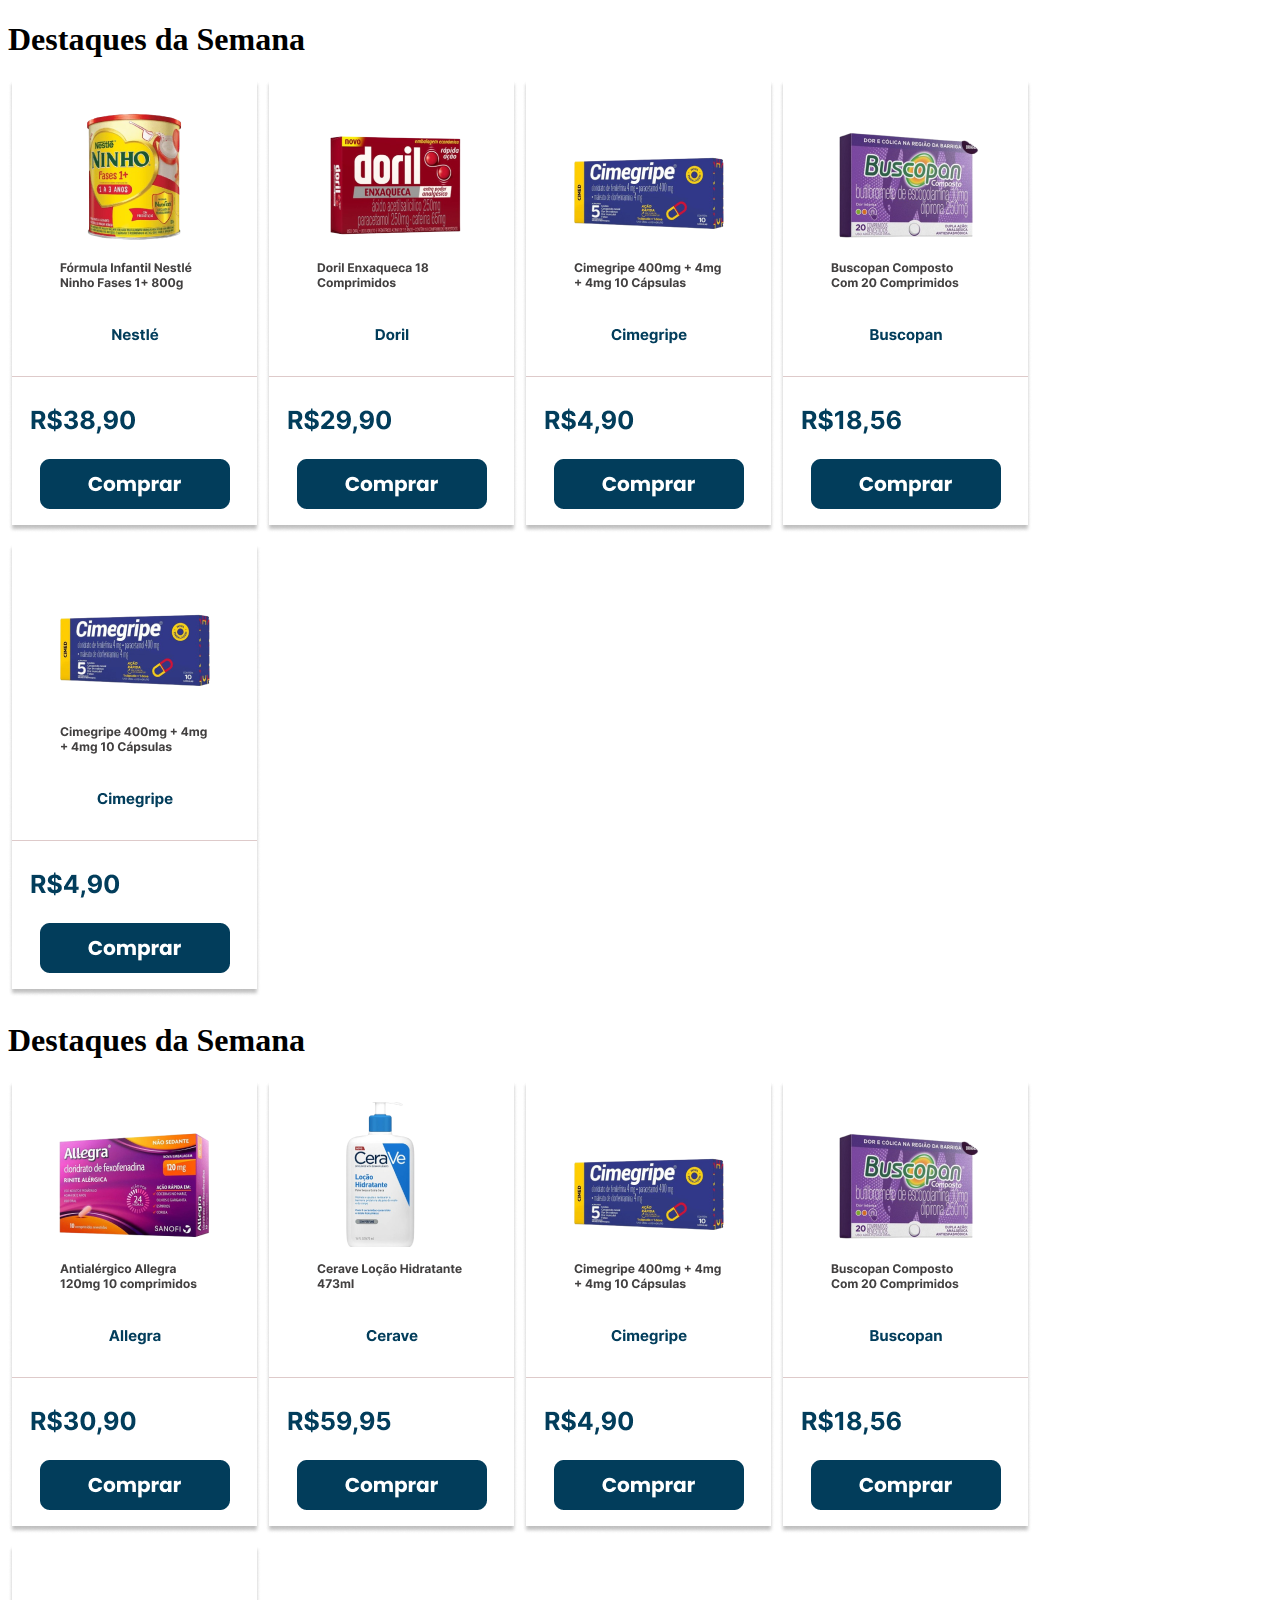
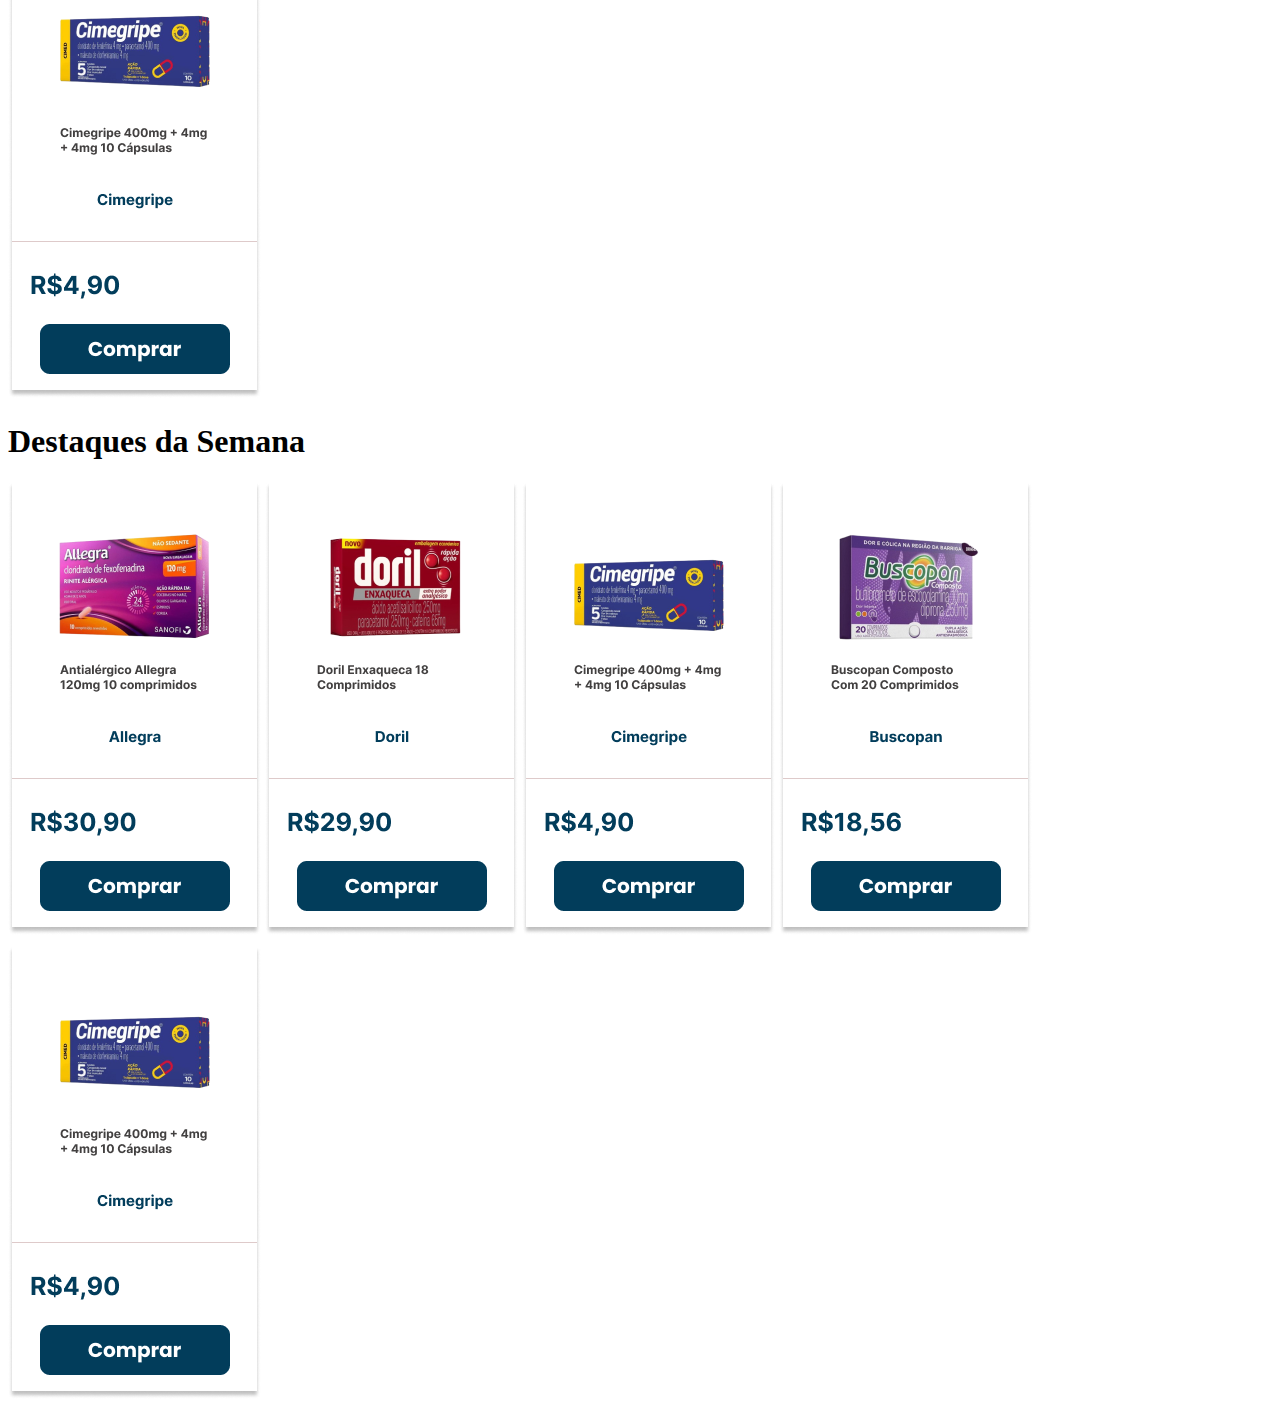
<file: Remedios/index.html>
<!DOCTYPE html>
<html lang="en">
<head>
    <meta charset="UTF-8">
    <meta name="viewport" content="width=device-width, initial-scale=1.0">
    <title>Remédios</title>
</head>
<body>
    
    <h1>Destaques da Semana</h1>
    <img src="img/Group 121.png" alt="Imagem 1">
    <img src="img/Group 122.png" alt="Imagem 2">
    <img src="img/Group 123.png" alt="Imagem 3">
    <img src="img/Group 124.png" alt="Imagem 4">
    <img src="img/Group 125.png" alt="Imagem 5">
    <h1>Destaques da Semana</h1>
    <img src="img/Group 126.png" alt="Imagem 6">
    <img src="img/Group 127.png" alt="Imagem 7">
    <img src="img/Group 128.png" alt="Imagem 8">
    <img src="img/Group 129.png" alt="Imagem 9">
    <img src="img/Group 130.png" alt="Imagem 10">
    <h1>Destaques da Semana</h1>
    <img src="img/Group 131.png" alt="Imagem 11">
    <img src="img/Group 132.png" alt="Imagem 12">
    <img src="img/Group 133.png" alt="Imagem 13">
    <img src="img/Group 134.png" alt="Imagem 14">
    <img src="img/Group 135.png" alt="Imagem 15">
</body>
</html>
</file>
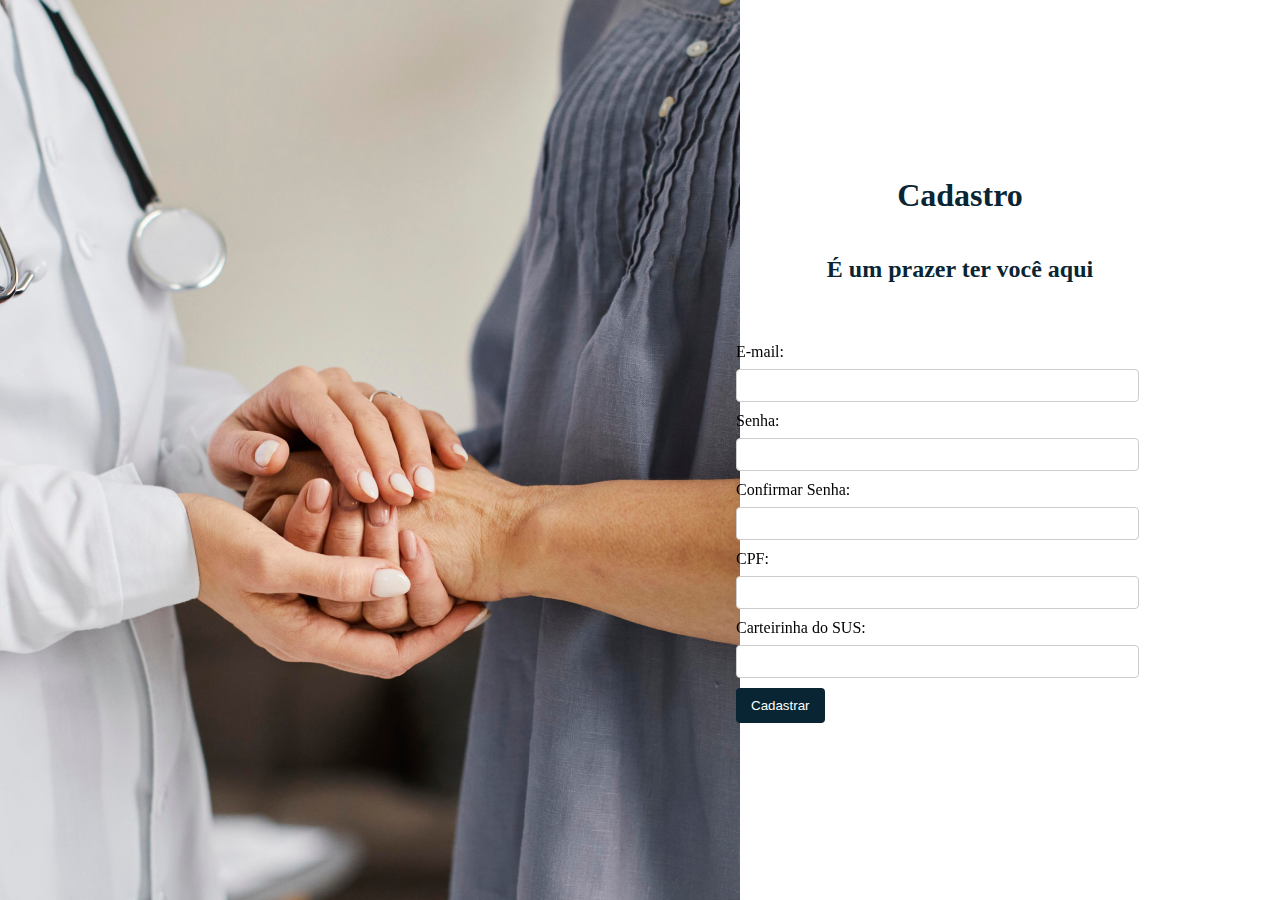
<file: Cadastro/Cadastro 1.html>
<!DOCTYPE html>
<html lang="en">
<head>
    <meta charset="UTF-8">
    <meta name="viewport" content="width=device-width, initial-scale=1.0">
    <style>
        body {
            margin: 0;
            padding: 0;
            display: flex;
            height: 100vh;
        }

        .fixed-page {
            width: 50vw;
            height: 100vh;
            position: fixed;
            top: 0;
            left: 0;
            background-color: #f0f0f0;
        }

        .content {
            width: 50vw;
            height: 100vh;
            margin-left: 50vw;
            background-color: #ffffff;
            display: flex;
            flex-direction: column;
            align-items: center;
            justify-content: center;
        }

        h1, h2 span {
            margin-top: 20px;
            color: #092533
        }

        form {
            width: 70%;
            padding: 20px;
            margin-top: 20px;
            position: relative;
        }

        label {
            display: block;
            margin-bottom: 8px;
        }

        input {
            width: 90%;
            padding: 8px;
            margin-bottom: 10px;
            box-sizing: border-box;
            border: 1px solid #ccc;
            border-radius: 4px;
        }

        button {
            background-color:#092533 ;
            color: #fff;
            padding: 10px 15px;
            border: none;
            border-radius: 4px;
            cursor: pointer;
        }
    </style>
</head>
<body>
    <div class="fixed-page">
        <!-- Conteúdo da página fixa aqui -->
        <img src="./img/Rectangle 174 (1).png" alt="">
    </div>
    <div class="content">
        <!-- Restante do conteúdo da página aqui -->
        <h1>Cadastro</h1>
        <h2><span>É um prazer ter você aqui</span></h2>
        <form action="#" method="post">
            <label for="email">E-mail:</label>
            <input type="email" id="email" name="email" required>

            <label for="senha">Senha:</label>
            <input type="password" id="senha" name="senha" required>

            <label for="confirmarSenha">Confirmar Senha:</label>
            <input type="password" id="confirmarSenha" name="confirmarSenha" required>

            <label for="cpf">CPF:</label>
            <input type="text" id="cpf" name="cpf" required>

            <label for="carteirinhaSus">Carteirinha do SUS:</label>
            <input type="text" id="carteirinhaSus" name="carteirinhaSus" required>

            <button type="submit">Cadastrar</button>
        </form>
    </div>
</body>
</html>
</file>
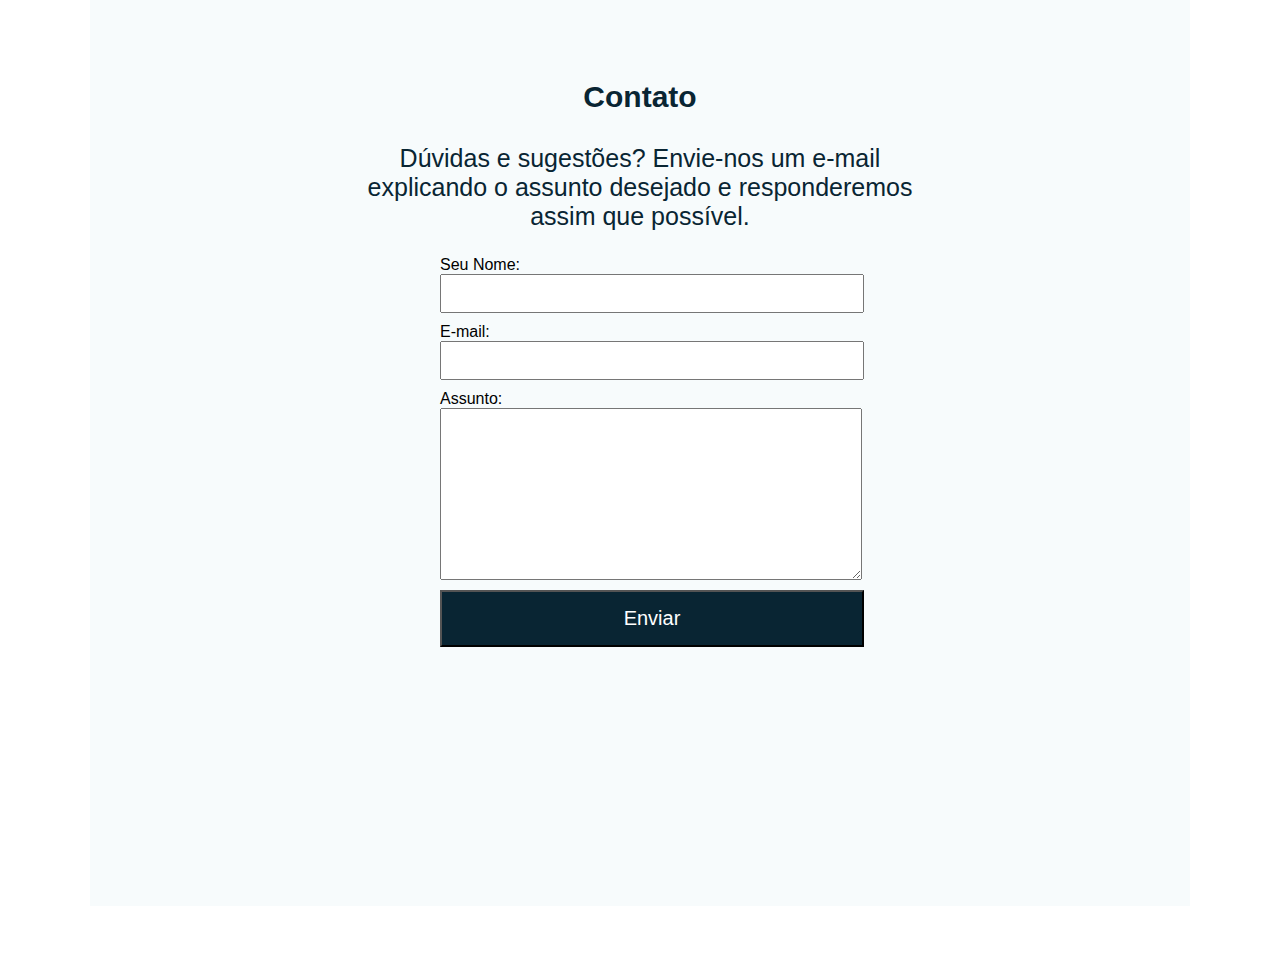
<file: Contato/Contato.html>
<!DOCTYPE html>
<html lang="en">
<head>
    <meta charset="UTF-8">
    <meta name="viewport" content="width=device-width, initial-scale=1.0">
    <title>Contato</title>
    <style>
        body {
            font-family: 'Poppins', sans-serif;
            margin: 0px;
            padding: 0;
            height: 100vh;
            box-sizing: border-box;
            min-height: 40px;
            background: url("img/Rectangle\ 421.png") no-repeat center center fixed; /* Substitua 'caminho/da/sua/imagem.jpg' pelo caminho real da sua imagem */
            
        }

        h1 {
            color: #092533;
            text-align: center;
            font-size: 30px;
            margin-top: 80px;
            height: 1px;
        }
        

        p {
            color: #092533;
            text-align: center;
            font-size: 25px;
        }

        form {
            max-width: 400px;
            width: 100%;
            margin: 0 auto;
            display: flex;
            flex-direction: column;
        }

        input, textarea {
            width: 100%;
            padding: 10px;
            margin-bottom: 10px;
        }

        input[type="submit"] {
            background-color: #092533;
            color: #fff;
            cursor: pointer;
            padding: 15px;
            font-size: 20px;
            width: 106%;
        }

    </style>
</head>
<body>

    <h1>Contato</h1>
    <br>
    <p>
        Dúvidas e sugestões? Envie-nos um e-mail 
        <br>
        explicando o assunto desejado e responderemos 
        <br>
        assim que possível.
    </p>
    
    <form action="#" method="post">
        <label for="nome"> Seu Nome:</label>
        <input type="text" id="nome" name="nome" required>

        <label for="email">E-mail:</label>
        <input type="email" id="email" name="email" required>

        <label for="assunto">Assunto:</label>
        <textarea id="assunto" name="assunto" rows="10" required></textarea>

        <input type="submit" value="Enviar">
    </form>

</body>
</html>
</file>
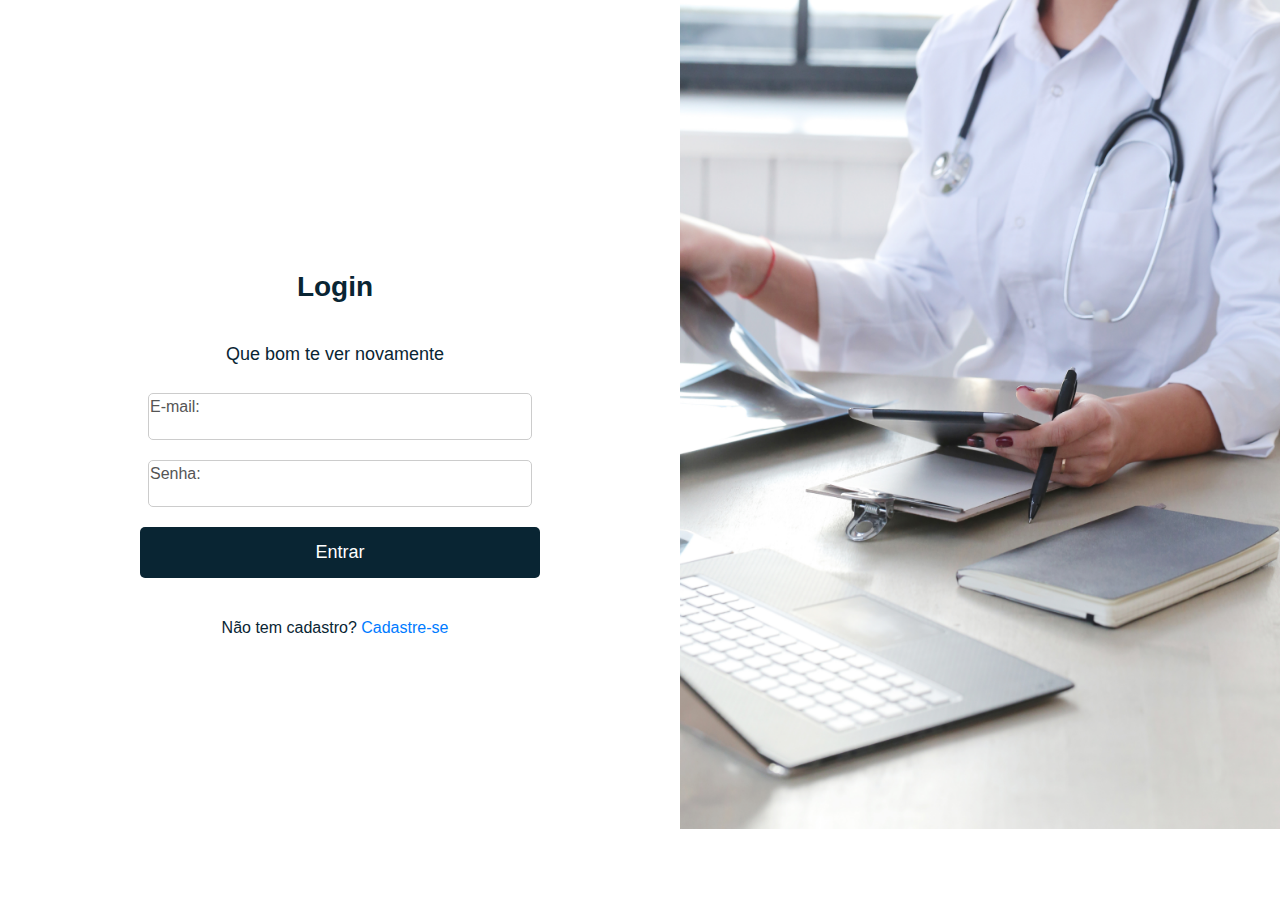
<file: Login/Login.html>
<!DOCTYPE html>
<html lang="en">
<head>
    <meta charset="UTF-8">
    <meta name="viewport" content="width=device-width, initial-scale=1.0">
    <title>Login</title>
    <link rel="stylesheet" type="text/css" href="css/styles.css">
</head>
<body>

    <div id="login-section">
        <h2 style="font-size: 28px;">Login</h2>

        <p style="font-size: 18px;"> Que bom te ver novamente</p>
        
        <form action="/login" method="post">
            <div class="input-container">
                <label for="email">E-mail:</label>
                <input type="text" id="email" name="email" required>
            </div>

            <div class="input-container">
                <label for="senha">Senha:</label>
                <input type="password" id="senha" name="senha" required>
            </div>

            <button type="submit">Entrar</button>

            <div id="register-link">
                <p>Não tem cadastro? <a href="/cadastro">Cadastre-se</a></p>
            </div>
        </form>
    </div>

    <div id="image-section">
        <img src="img/Rectangle 174.png" alt="Imagem de exemplo">
    </div>

</body>
</html>
</file>
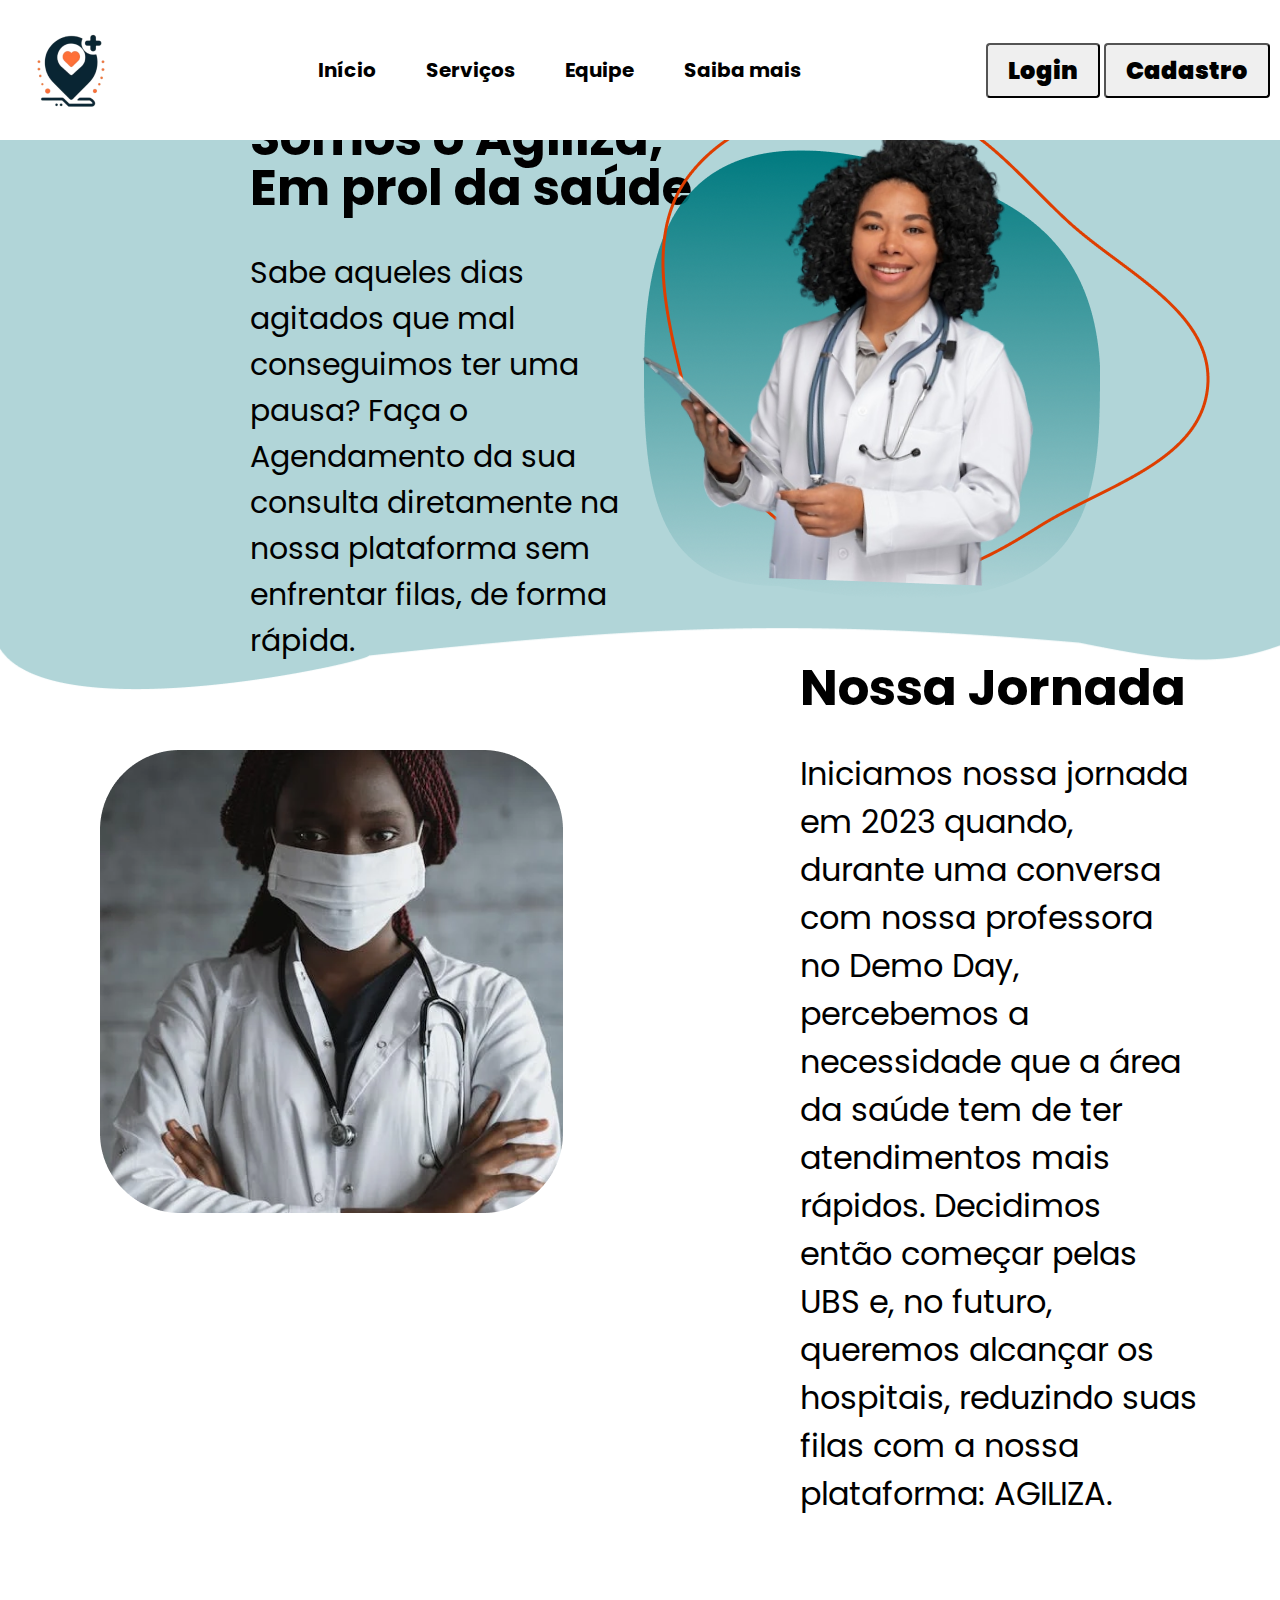
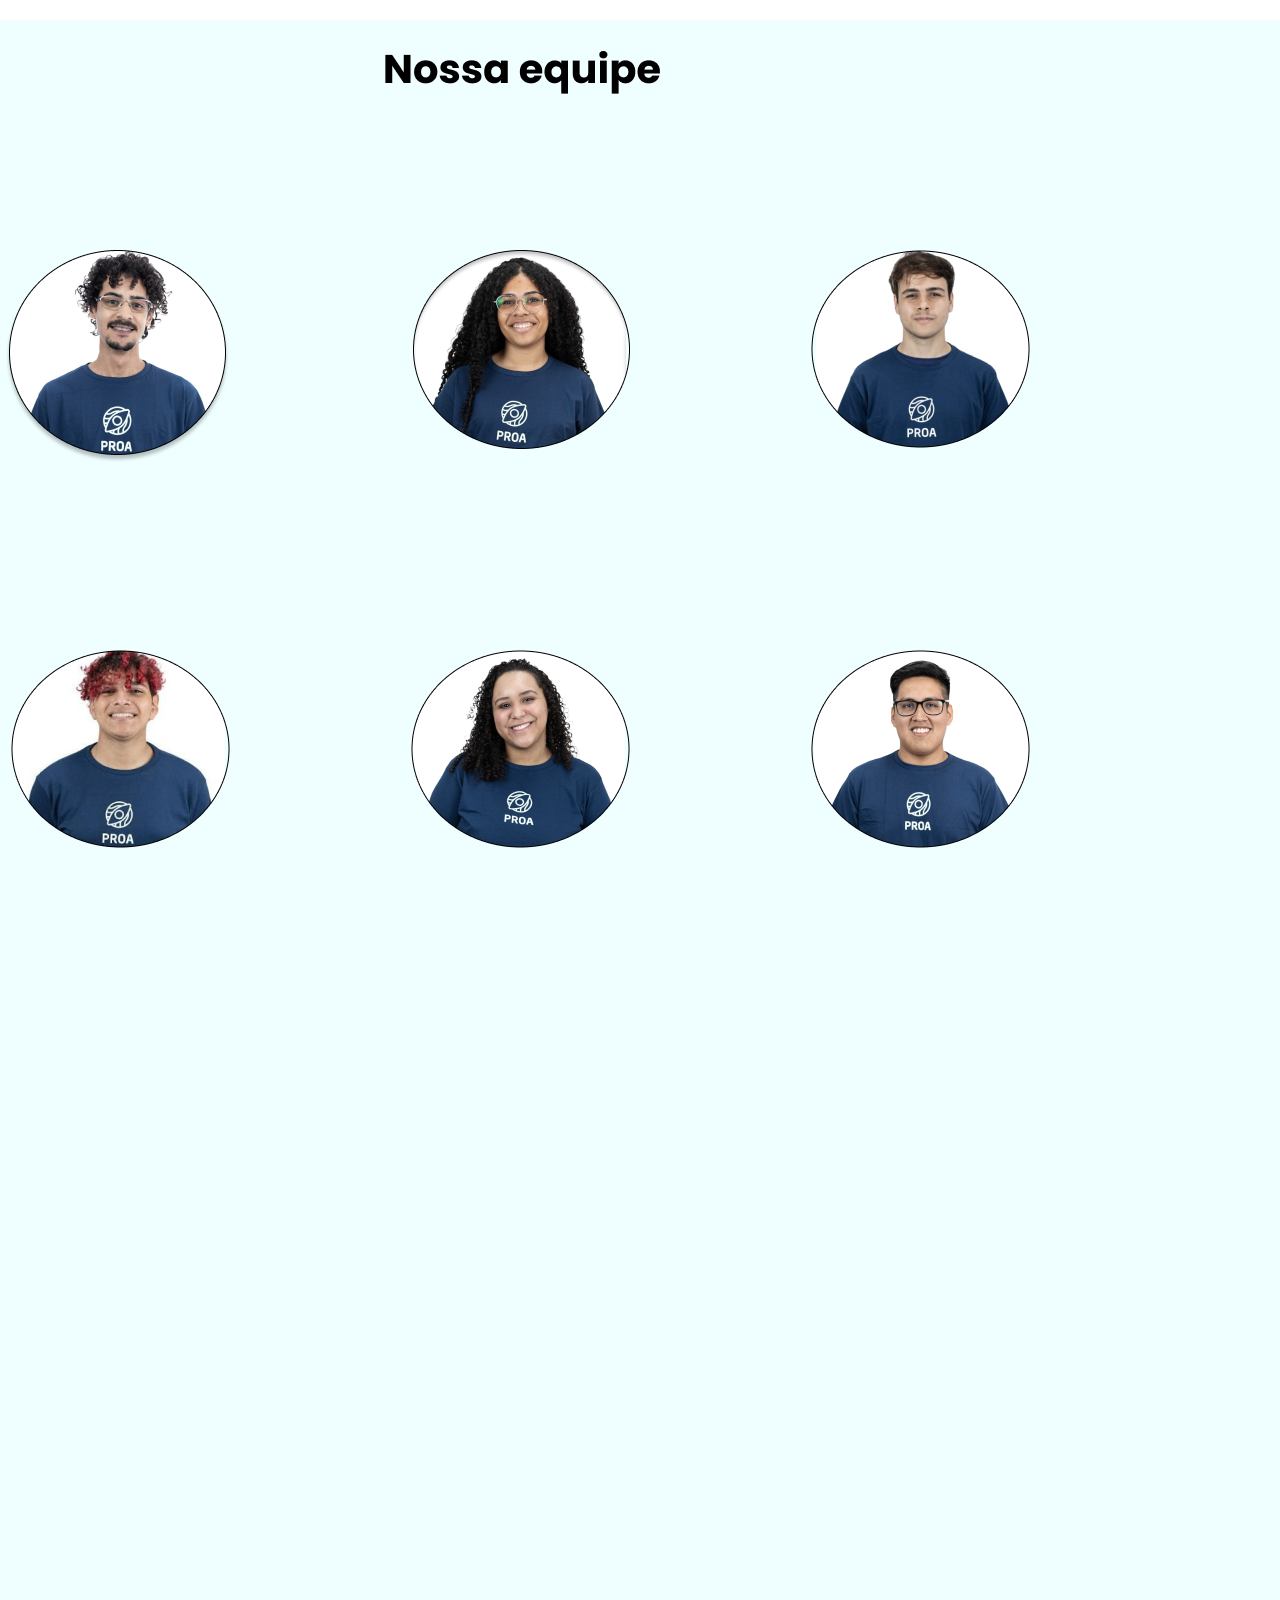
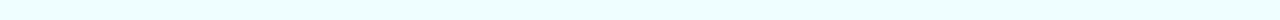
<file: Sobre nos/Sobre nos.html>
<!DOCTYPE html>
<html lang="en">

<head>
    <meta charset="UTF-8">
    <meta name="viewport" content="width=device-width, initial-scale=1.0">
    <title>Sobre nós</title>
    <link rel="stylesheet" href="https://fonts.googleapis.com/css2?family=Poppins:wght@300&display=swap">

    <style>
        * {
            margin: 0;
            padding: 0;
            font-family: 'Poppins', sans-serif;
            box-sizing: border-box;
        }

        body {
            margin: 0;
            padding: 0;
            position: relative;
            font-family: 'Poppins', sans-serif;
        }

        img {
            max-width: 100%;
            height: auto;
            display: block;
            margin: 0 auto;
        }

        h1 {
            position: absolute;
            top: 100px;
            left: 250px;
            font-size: 50px;
            color: black;
        }

        h2 {
            position: absolute;
            top: 150px;
            left: 250px;
            font-size: 50px;
            color: black;
        }

        p {
            position: absolute;
            top: 250px;
            left: 250px;
            font-size: 30px;
            color: black;
            max-width: 400px;
        }

        h3 {
            position: absolute;
            top: 650px;
            left: 800px;
            font-size: 50px;
            color: black;
        }

        p.jornada {
            position: absolute;
            top: 750px;
            left: 800px;
            font-size: 32px;
            color: black;
            max-width: 400px;
        }

        #equipe {
            position: absolute;
            top: 1650px;
            left: 50%;
            transform: translateX(-50%);
            padding: 10px;
            text-align: center;
            font-size: 30px;
            color: black;
        }

        #banner {
            height: 690px;
            width: 1600px;
        }

        #ellipse {
            position: absolute;
            top: 150px;
            right: 180px;
        }

        /* Adicione um novo bloco de estilo para a cor de fundo */
        #cor-de-fundo {
            position: absolute;
            top: 1620px;
            right:0px; /* Posição igual à #ellipse */
            background-color: #EFFEFF; /* Cor de fundo desejada */
            width: 2000px; /* Ajuste a largura conforme necessário */
            height: 1600px; /* Ajuste a altura conforme necessário */
            z-index: -1; /* Para garantir que fique atrás das outras imagens e textos */
        }

        #ameba {
            position: absolute;
            top: 100px;
            right: 70px;
        }

        #medica {
            position: absolute;
            top: 90px;
            right: 225px;
        }

        #foto {
            position: absolute;
            top: 750px;
            left: 100px;
        }

        nav {
            position: fixed;
            top: 0;
            width: 100%;
            display: flex;
            justify-content: space-between;
            font-family: 'Poppins', sans-serif;
            margin-top: 0px;
            font-size: 20px;
            font-weight: bold;
            align-items: center;
            color: #000;
            background-color: #ffffff;
            padding: 10px;
            z-index: 1000; /* Garante que a barra de navegação esteja acima de outros elementos */
        }

        .navlinks {
            list-style: none;
            display: flex;
        }

        .navlinks > li:hover {
            transform: scale(1.3);
            transition: all 0.5s;
        }

        .navlinks > li {
            transition: all 1s;
        }

        .navlinks > li > a {
            color: #000;
            text-decoration: none;
            padding-left: 25px;
            padding-right: 25px;
        }

        .navlinks > li > a:hover {
            color: #FF7038;
        }

        .btlogin,
        .btcadastro {
            font-family: 'Poppins', sans-serif;
            padding: 8px 20px;
            font-size: larger;
            font-weight: bolder;
            border-radius: 4px;
            transition: 1s;
        }

        .btlogin:hover {
            background-color: #092533;
            color: #ffffff;
            transform: scale(1.1);
            transition: all 0.5s;
        }

        .btcadastro:hover {
            background-color: #ffffff;
            color: #092533;
            transform: scale(1.1);
            transition: all 0.5s;
        }

        #ciano {
            position: absolute;
            top: 1650px;
            height: 1500px;
        }

        #ellipse1 {
            position: absolute;
            top: 1850px;
            right: 1050px;
        }

        #ellipse2 {
            position: absolute;
            top: 1850px;
            right: 650px;
        }

        #ellipse3 {
            position: absolute;
            top: 1850px;
            right: 250px;
        }

        #ellipse6 {
            position: absolute;
            top: 2250px;
            right: 250px;
        }

        #ellipse5 {
            position: absolute;
            top: 2250px;
            right: 650px;
        }

        #ellipse4 {
            position: absolute;
            top: 2250px;
            right: 1050px;
        }

        #Nossaequipe {
            position: absolute;
            top: 1650px;
            right: 620px;
        }
    </style>
</head>

<body>

    <nav>
        <div class="logo"><img src="img/Logo.png" alt="image" height="88px" /></div>
        <div class="links">
            <ul class="navlinks">
                <li><a href="#">Início</a></li>
                <li><a href="#">Serviços</a></li>
                <li><a href="#">Equipe</a></li>
                <li><a href="#">Saiba mais</a></li>
            </ul>
        </div>
        <div class="botao">
            <button class="btlogin" href="https://www.google.com.br/">Login</button>
            <button class="btcadastro" href="https://www.google.com.br/">Cadastro</button>
        </div>
    </nav>

    <img id="banner" src="img/Banner.png" alt="Banner">
    <h1>Somos o Agiliza,</h1>
    <h2>Em prol da saúde</h2>
    <p>Sabe aqueles dias agitados que mal conseguimos ter uma pausa? Faça o Agendamento da sua consulta diretamente na nossa plataforma sem enfrentar filas, de forma rápida.</p>
    <img id="ellipse" src="img/Ellipse 414.png" alt="Ellipse">

    <!-- Adicione o bloco de cor de fundo -->
    <div id="cor-de-fundo"></div>

    <img id="ameba" src="img/Ameba.png" alt="Ameba">
    <img id="medica" src="img/Medica.png" alt="medica">
    <img id="foto" src="img/Foto.png" alt="foto">
    <h3>Nossa Jornada</h3>
    <p class="jornada">Iniciamos nossa jornada em 2023 quando, durante uma conversa com nossa professora no Demo Day, percebemos a necessidade que a área da saúde tem de ter atendimentos mais rápidos. Decidimos então começar pelas UBS e, no futuro, queremos alcançar os hospitais, reduzindo suas filas com a nossa plataforma: AGILIZA.</p>

    <img id="Nossaequipe" src="img/Nossa equipe.png" alt="nossaequipe">
    <img id="ellipse1" src="img/Ellipse 1.png" alt="Lucas">
    <img id="ellipse2" src="img/Ellipse 2.png" alt="Alessandra">
    <img id="ellipse3" src="img/Ellipse 3.png" alt="Giovanni">
    <img id="ellipse4" src="img/Ellipse 6.png" alt="Joao">
    <img id="ellipse5" src="img/Ellipse 5.png" alt="Sara">
    <img id="ellipse6" src="img/Ellipse 4.png" alt="William">

</body>

</html>
</file>
<file: Login/css/styles.css>
body {
    font-family: Arial, sans-serif;
    display: flex;
    height: 100vh;
    margin: 0;
    padding: 0;
}

#login-section,
#image-section {
    flex: 1;
}

#login-section {
    display: flex;
    flex-direction: column;
    align-items: center;
    justify-content: center;
    padding: 40px;
    position: relative;
}

#login-section h2,
#login-section p {
    display: inline-block; /* Torna o título e a mensagem em linha */
    margin-right: 10px; /* Adiciona um pequeno espaço entre o título e a mensagem */
    color: #092533;
}

form {
    max-width: 400px;
    width: 100%;
    text-align: center;
}

.input-container {
    position: relative;
}

input {
    width: calc(100% - 16px);
    padding: 15px;
    margin: 10px 0;
    display: inline-block;
    border: 1px solid #ccc;
    border-radius: 5px;
    box-sizing: border-box;
}

label {
    text-align: left;
    margin-bottom: 5px;
    position: absolute;
    top: 15px;
    left: 10px;
    color: #555;
    pointer-events: none;
    transition: top 0.3s, left 0.3s, font-size 0.3s;
}

input:focus + label,
input:not(:placeholder-shown) + label {
    top: 0;
    left: 0;
    font-size: 14px;
}

button {
    background-color: #092533;
    color: white;
    padding: 15px;
    margin: 10px 0;
    border: none;
    border-radius: 5px;
    cursor: pointer;
    width: 100%;
    font-size: 18px;
}

#register-link {
    margin-top: 15px;
    text-align: center;
}

#register-link a {
    color: #007BFF;
    text-decoration: none;
    font-size: 16px;
}

#image-section {
    position: relative;
}

img {
    width: 100%;
    height: auto;
}
</file>
